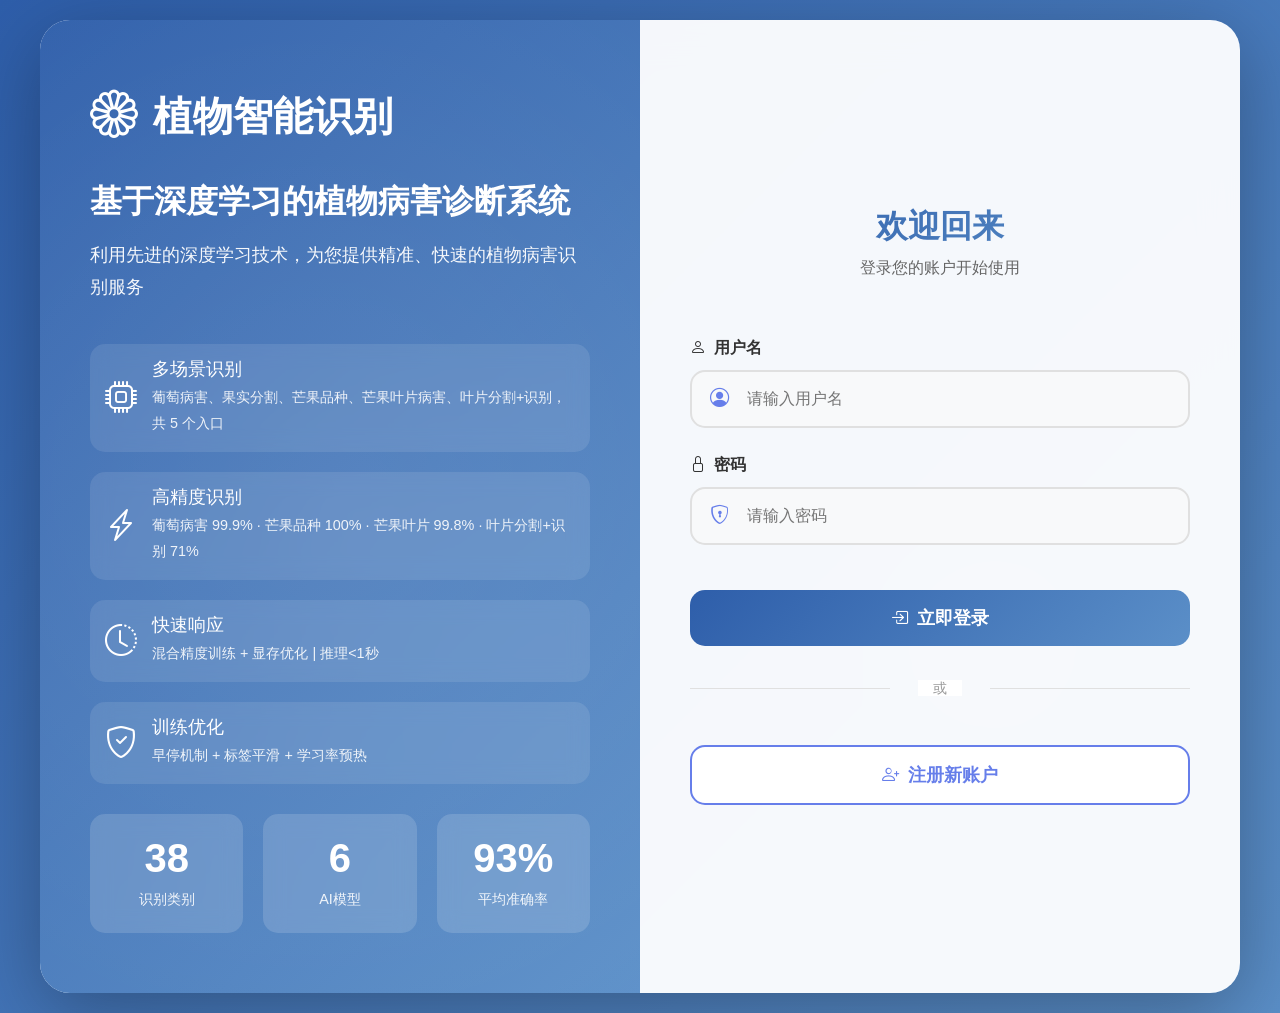
<file: templates/index.html>
<!DOCTYPE html>
<html lang="zh-CN">
<head>
    <meta charset="UTF-8">
    <meta name="viewport" content="width=device-width, initial-scale=1.0">
    <title>植物智能识别系统 - 登录</title>
    <link href="/static/vendor/bootstrap/bootstrap.min.css" rel="stylesheet">
    <link rel="stylesheet" href="/static/vendor/bootstrap-icons/bootstrap-icons.css">
    <link rel="stylesheet" href="/static/css/plant-ui.css">
    <style>
        :root {
            --primary-gradient: linear-gradient(135deg, #2E5EAA 0%, #5B8FC8 100%);
            --success-gradient: linear-gradient(135deg, #4A90E2 0%, #357ABD 100%);
            --danger-gradient: linear-gradient(135deg, #667eea 0%, #764ba2 100%);
            --warning-gradient: linear-gradient(135deg, #89CFF0 0%, #5DADE2 100%);
        }

        * {
            margin: 0;
            padding: 0;
            box-sizing: border-box;
        }

        body {
            font-family: 'Segoe UI', Tahoma, Geneva, Verdana, sans-serif;
            min-height: 100vh;
            background: var(--primary-gradient);
            display: flex;
            align-items: center;
            justify-content: center;
            position: relative;
            overflow-x: hidden;
        }

        /* 动态背景 */
        .bg-animation {
            position: fixed;
            top: 0;
            left: 0;
            width: 100%;
            height: 100%;
            z-index: 0;
            overflow: hidden;
        }

        .floating-shape {
            position: absolute;
            border-radius: 50%;
            opacity: 0.1;
            animation: float 20s infinite ease-in-out;
        }

        .shape-1 {
            width: 300px;
            height: 300px;
            background: #fff;
            top: 10%;
            left: 10%;
            animation-delay: 0s;
        }

        .shape-2 {
            width: 200px;
            height: 200px;
            background: #fff;
            top: 60%;
            right: 15%;
            animation-delay: 3s;
        }

        .shape-3 {
            width: 150px;
            height: 150px;
            background: #fff;
            bottom: 20%;
            left: 20%;
            animation-delay: 6s;
        }

        @keyframes float {
            0%, 100% { transform: translate(0, 0) scale(1); }
            25% { transform: translate(30px, -30px) scale(1.1); }
            50% { transform: translate(-20px, 20px) scale(0.9); }
            75% { transform: translate(20px, 30px) scale(1.05); }
        }

        /* 主容器 */
        .login-container {
            position: relative;
            z-index: 1;
            width: 100%;
            max-width: 1200px;
            margin: 20px;
        }

        /* 卡片 */
        .login-card {
            background: rgba(255, 255, 255, 0.95);
            backdrop-filter: blur(20px);
            border-radius: 30px;
            box-shadow: 0 20px 80px rgba(0, 0, 0, 0.3);
            overflow: hidden;
            display: flex;
            min-height: 600px;
        }

        /* 左侧信息栏 */
        .info-section {
            flex: 1;
            background: var(--primary-gradient);
            color: white;
            padding: 60px 50px;
            display: flex;
            flex-direction: column;
            justify-content: center;
            position: relative;
            overflow: hidden;
        }

        .info-section::before {
            content: '';
            position: absolute;
            top: -50%;
            right: -50%;
            width: 200%;
            height: 200%;
            background: radial-gradient(circle, rgba(255,255,255,0.1) 0%, transparent 70%);
            animation: rotate 30s linear infinite;
        }

        @keyframes rotate {
            from { transform: rotate(0deg); }
            to { transform: rotate(360deg); }
        }

        .info-content {
            position: relative;
            z-index: 1;
        }

        .logo {
            font-size: 2.5rem;
            font-weight: bold;
            margin-bottom: 30px;
            display: flex;
            align-items: center;
            gap: 15px;
        }

        .logo i {
            font-size: 3rem;
            animation: pulse 2s infinite;
        }

        @keyframes pulse {
            0%, 100% { transform: scale(1); }
            50% { transform: scale(1.1); }
        }

        .info-section h2 {
            font-size: 2rem;
            margin-bottom: 20px;
            font-weight: 600;
        }

        .info-section p {
            font-size: 1.1rem;
            line-height: 1.8;
            opacity: 0.95;
        }

        .features {
            margin-top: 40px;
        }

        .feature-item {
            display: flex;
            align-items: center;
            gap: 15px;
            margin-bottom: 20px;
            padding: 15px;
            background: rgba(255, 255, 255, 0.1);
            border-radius: 15px;
            backdrop-filter: blur(10px);
            transition: all 0.3s;
        }

        .feature-item:hover {
            background: rgba(255, 255, 255, 0.2);
            transform: translateX(10px);
        }

        .feature-item i {
            font-size: 2rem;
        }

        .feature-text h4 {
            font-size: 1.1rem;
            margin-bottom: 5px;
        }

        .feature-text p {
            font-size: 0.9rem;
            opacity: 0.9;
            margin: 0;
        }

        /* 右侧登录表单 */
        .form-section {
            flex: 1;
            padding: 60px 50px;
            display: flex;
            flex-direction: column;
            justify-content: center;
        }

        .form-title {
            text-align: center;
            margin-bottom: 40px;
        }

        .form-title h3 {
            font-size: 2rem;
            font-weight: bold;
            background: var(--primary-gradient);
            -webkit-background-clip: text;
            -webkit-text-fill-color: transparent;
            margin-bottom: 10px;
        }

        .form-title p {
            color: #666;
            font-size: 1rem;
        }

        .form-group {
            margin-bottom: 25px;
        }

        .form-label {
            font-weight: 600;
            color: #333;
            margin-bottom: 10px;
            display: flex;
            align-items: center;
            gap: 8px;
        }

        .input-group-custom {
            position: relative;
        }

        .input-group-custom i {
            position: absolute;
            left: 20px;
            top: 50%;
            transform: translateY(-50%);
            color: #667eea;
            font-size: 1.2rem;
            z-index: 2;
        }

        .form-control-custom {
            width: 100%;
            padding: 15px 20px 15px 55px;
            border: 2px solid #e0e0e0;
            border-radius: 15px;
            font-size: 1rem;
            transition: all 0.3s;
            background: #f8f9fa;
        }

        .form-control-custom:focus {
            outline: none;
            border-color: #667eea;
            background: white;
            box-shadow: 0 0 0 4px rgba(102, 126, 234, 0.1);
        }

        .btn-primary-custom {
            width: 100%;
            padding: 15px;
            background: var(--primary-gradient);
            border: none;
            border-radius: 15px;
            color: white;
            font-size: 1.1rem;
            font-weight: 600;
            cursor: pointer;
            transition: all 0.3s;
            margin-top: 20px;
        }

        .btn-primary-custom:hover {
            transform: translateY(-3px);
            box-shadow: 0 10px 30px rgba(102, 126, 234, 0.4);
        }

        .btn-primary-custom:active {
            transform: translateY(-1px);
        }

        .btn-outline-custom {
            width: 100%;
            padding: 15px;
            background: white;
            border: 2px solid #667eea;
            border-radius: 15px;
            color: #667eea;
            font-size: 1.1rem;
            font-weight: 600;
            cursor: pointer;
            transition: all 0.3s;
            margin-top: 15px;
        }

        .btn-outline-custom:hover {
            background: var(--primary-gradient);
            color: white;
            border-color: transparent;
        }

        .divider {
            text-align: center;
            margin: 30px 0;
            position: relative;
        }

        .divider::before,
        .divider::after {
            content: '';
            position: absolute;
            top: 50%;
            width: 40%;
            height: 1px;
            background: #e0e0e0;
        }

        .divider::before { left: 0; }
        .divider::after { right: 0; }

        .divider span {
            background: white;
            padding: 0 15px;
            color: #999;
            font-size: 0.9rem;
        }

        /* 统计卡片 */
        .stats-row {
            display: flex;
            gap: 20px;
            margin-top: 30px;
        }

        .stat-card {
            flex: 1;
            background: rgba(255, 255, 255, 0.15);
            backdrop-filter: blur(10px);
            padding: 20px;
            border-radius: 15px;
            text-align: center;
            transition: all 0.3s;
        }

        .stat-card:hover {
            background: rgba(255, 255, 255, 0.25);
            transform: translateY(-5px);
        }

        .stat-card h3 {
            font-size: 2.5rem;
            font-weight: bold;
            margin-bottom: 5px;
        }

        .stat-card p {
            font-size: 0.9rem;
            opacity: 0.9;
            margin: 0;
        }

        /* 响应式 */
        @media (max-width: 992px) {
            .login-card {
                flex-direction: column;
            }

            .info-section,
            .form-section {
                padding: 40px 30px;
            }

            .stats-row {
                flex-wrap: wrap;
            }

            .stat-card {
                flex: 0 0 calc(50% - 10px);
            }
        }

        @media (max-width: 576px) {
            .login-container {
                margin: 10px;
            }

            .info-section,
            .form-section {
                padding: 30px 20px;
            }

            .logo {
                font-size: 2rem;
            }

            .info-section h2 {
                font-size: 1.5rem;
            }

            .stat-card {
                flex: 0 0 100%;
            }
        }

        /* 加载动画 */
        .loading {
            display: none;
            text-align: center;
            margin-top: 20px;
        }

        .spinner {
            width: 40px;
            height: 40px;
            border: 4px solid rgba(102, 126, 234, 0.2);
            border-top-color: #667eea;
            border-radius: 50%;
            animation: spin 1s linear infinite;
            margin: 0 auto;
        }

        @keyframes spin {
            to { transform: rotate(360deg); }
        }

        /* 提示消息 */
        .alert-custom {
            padding: 15px 20px;
            border-radius: 10px;
            margin-bottom: 20px;
            display: none;
            animation: slideIn 0.3s;
        }

        @keyframes slideIn {
            from {
                opacity: 0;
                transform: translateY(-20px);
            }
            to {
                opacity: 1;
                transform: translateY(0);
            }
        }

        .alert-success {
            background: #d4edda;
            color: #155724;
            border: 1px solid #c3e6cb;
        }

        .alert-danger {
            background: #f8d7da;
            color: #721c24;
            border: 1px solid #f5c6cb;
        }
    </style>
</head>
<body>
    <!-- 动态背景 -->
    <div class="bg-animation">
        <div class="floating-shape shape-1"></div>
        <div class="floating-shape shape-2"></div>
        <div class="floating-shape shape-3"></div>
    </div>

    <!-- 主容器 -->
    <div class="login-container">
        <div class="login-card">
            <!-- 左侧信息栏 -->
            <div class="info-section">
                <div class="info-content">
                    <div class="logo">
                        <i class="bi bi-flower1"></i>
                        <span>植物智能识别</span>
                    </div>

                    <h2>基于深度学习的植物病害诊断系统</h2>
                    <p>利用先进的深度学习技术，为您提供精准、快速的植物病害识别服务</p>

                    <div class="features">
                        <div class="feature-item">
                            <i class="bi bi-cpu"></i>
                            <div class="feature-text">
                                <h4>多场景识别</h4>
                                <p>葡萄病害、果实分割、芒果品种、芒果叶片病害、叶片分割+识别，共 5 个入口</p>
                            </div>
                        </div>
                        <div class="feature-item">
                            <i class="bi bi-lightning-charge"></i>
                            <div class="feature-text">
                                <h4>高精度识别</h4>
                                <p>葡萄病害 99.9% · 芒果品种 100% · 芒果叶片 99.8% · 叶片分割+识别 71%</p>
                            </div>
                        </div>
                        <div class="feature-item">
                            <i class="bi bi-clock-history"></i>
                            <div class="feature-text">
                                <h4>快速响应</h4>
                                <p>混合精度训练 + 显存优化 | 推理<1秒</p>
                            </div>
                        </div>
                        <div class="feature-item">
                            <i class="bi bi-shield-check"></i>
                            <div class="feature-text">
                                <h4>训练优化</h4>
                                <p>早停机制 + 标签平滑 + 学习率预热</p>
                            </div>
                        </div>
                    </div>

                    <div class="stats-row">
                        <div class="stat-card">
                            <h3>38</h3>
                            <p>识别类别</p>
                        </div>
                        <div class="stat-card">
                            <h3>6</h3>
                            <p>AI模型</p>
                        </div>
                        <div class="stat-card">
                            <h3>93%</h3>
                            <p>平均准确率</p>
                        </div>
                    </div>
                </div>
            </div>

            <!-- 右侧登录表单 -->
            <div class="form-section">
                <div class="form-title">
                    <h3>欢迎回来</h3>
                    <p>登录您的账户开始使用</p>
                </div>

                <!-- 提示消息 -->
                <div id="alert-success" class="alert-custom alert-success">
                    <i class="bi bi-check-circle me-2"></i><span id="success-msg"></span>
                </div>
                <div id="alert-error" class="alert-custom alert-danger">
                    <i class="bi bi-exclamation-triangle me-2"></i><span id="error-msg"></span>
                </div>

                <!-- 登录表单 -->
                <form id="loginForm">
                    <div class="form-group">
                        <label class="form-label">
                            <i class="bi bi-person"></i> 用户名
                        </label>
                        <div class="input-group-custom">
                            <i class="bi bi-person-circle"></i>
                            <input type="text" id="username" class="form-control-custom"
                                   placeholder="请输入用户名" required>
                        </div>
                    </div>

                    <div class="form-group">
                        <label class="form-label">
                            <i class="bi bi-lock"></i> 密码
                        </label>
                        <div class="input-group-custom">
                            <i class="bi bi-shield-lock"></i>
                            <input type="password" id="password" class="form-control-custom"
                                   placeholder="请输入密码" required>
                        </div>
                    </div>

                    <button type="submit" class="btn-primary-custom">
                        <i class="bi bi-box-arrow-in-right me-2"></i>立即登录
                    </button>
                </form>

                <div class="divider">
                    <span>或</span>
                </div>

                <button type="button" class="btn-outline-custom" id="registerBtn">
                    <i class="bi bi-person-plus me-2"></i>注册新账户
                </button>

                <!-- 加载动画 -->
                <div class="loading" id="loading">
                    <div class="spinner"></div>
                    <p style="margin-top: 15px; color: #667eea;">正在处理...</p>
                </div>
            </div>
        </div>
    </div>

    <script src="/static/vendor/jquery/jquery.min.js"></script>
    <script>
        // 显示提示消息
        function showAlert(type, message) {
            const alertId = type === 'success' ? '#alert-success' : '#alert-error';
            const msgId = type === 'success' ? '#success-msg' : '#error-msg';

            $(msgId).text(message);
            $(alertId).fadeIn();

            setTimeout(() => {
                $(alertId).fadeOut();
            }, 3000);
        }

        // 显示/隐藏加载动画
        function toggleLoading(show) {
            if (show) {
                $('#loading').show();
                $('.btn-primary-custom, .btn-outline-custom').prop('disabled', true);
            } else {
                $('#loading').hide();
                $('.btn-primary-custom, .btn-outline-custom').prop('disabled', false);
            }
        }

        // 登录表单提交
        $('#loginForm').on('submit', function(e) {
            e.preventDefault();

            const username = $('#username').val().trim();
            const password = $('#password').val().trim();

            if (!username || !password) {
                showAlert('error', '请填写完整信息');
                return;
            }

            toggleLoading(true);

            $.ajax({
                url: '/login',
                type: 'POST',
                contentType: 'application/json',
                data: JSON.stringify({ username, password }),
                success: function(response) {
                    toggleLoading(false);
                    if (response.success) {
                        showAlert('success', '登录成功！正在跳转...');
                        setTimeout(() => {
                            window.location.href = '/dashboard';
                        }, 1000);
                    } else {
                        showAlert('error', response.error || '登录失败，请检查用户名和密码');
                    }
                },
                error: function(xhr) {
                    toggleLoading(false);
                    const error = xhr.responseJSON?.error || '网络错误，请稍后重试';
                    showAlert('error', error);
                }
            });
        });

        // 注册按钮
        $('#registerBtn').on('click', function() {
            window.location.href = '/register';
        });

        // 回车登录
        $('#password').on('keypress', function(e) {
            if (e.which === 13) {
                $('#loginForm').submit();
            }
        });

        // 输入框聚焦效果
        $('.form-control-custom').on('focus', function() {
            $(this).parent().find('i').css('color', '#667eea');
        }).on('blur', function() {
            $(this).parent().find('i').css('color', '#999');
        });
    </script>
</body>
</html>
</file>
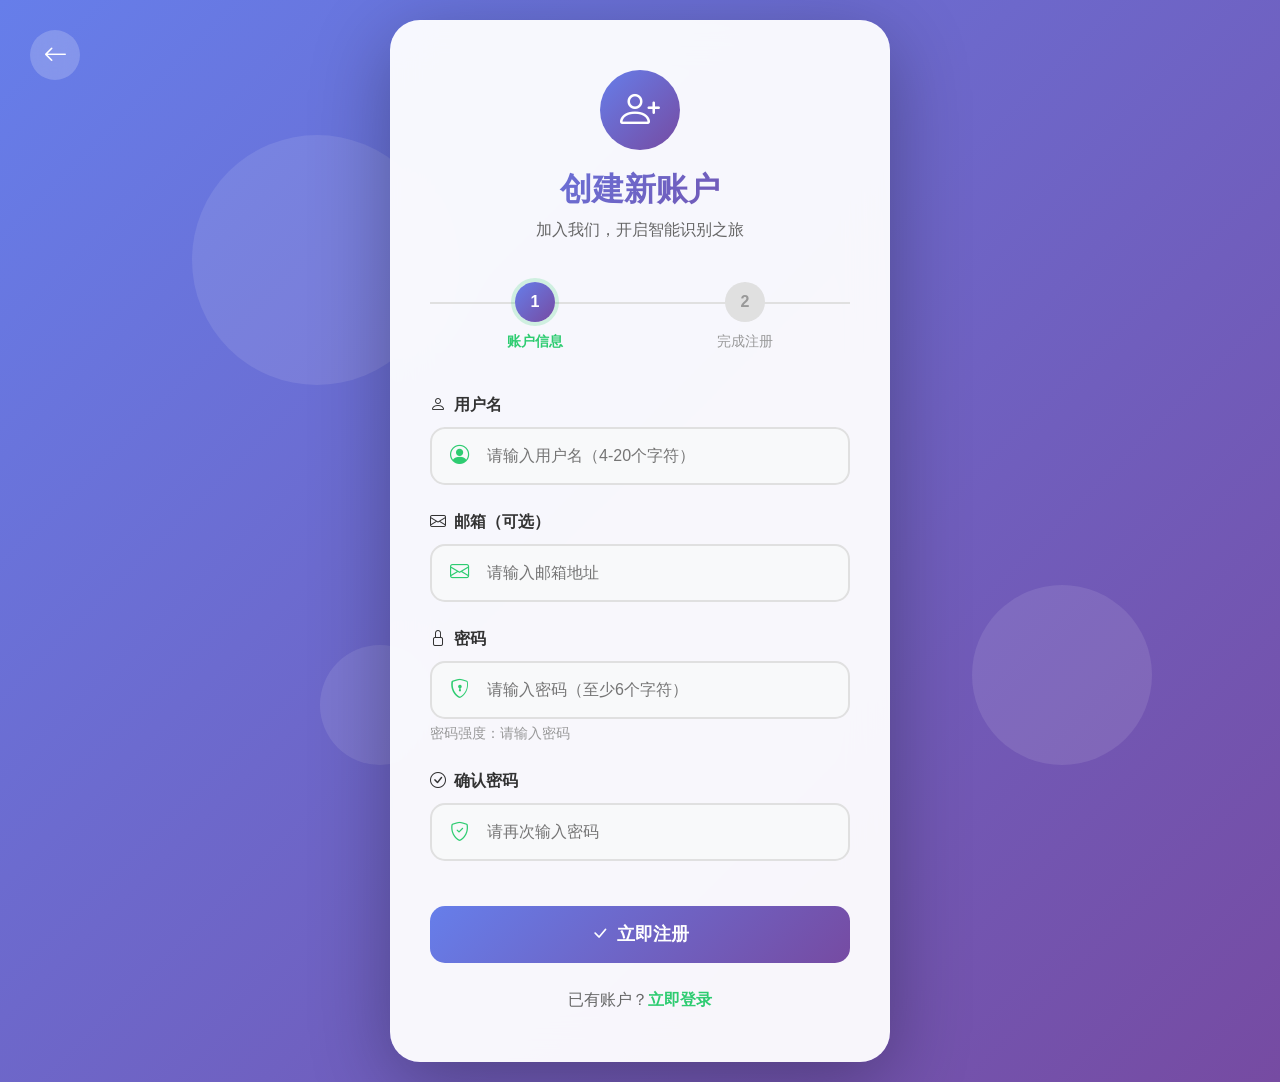
<file: templates/register.html>
<!DOCTYPE html>
<html lang="zh-CN">
<head>
    <meta charset="UTF-8">
    <meta name="viewport" content="width=device-width, initial-scale=1.0">
    <title>注册账户 - 植物智能识别系统</title>
    <link href="/static/vendor/bootstrap/bootstrap.min.css" rel="stylesheet">
    <link rel="stylesheet" href="/static/vendor/bootstrap-icons/bootstrap-icons.css">
    <link rel="stylesheet" href="/static/css/plant-ui.css">
    <style>
        :root {
            --primary-gradient: linear-gradient(135deg, #667eea 0%, #764ba2 100%);
        }

        * {
            margin: 0;
            padding: 0;
            box-sizing: border-box;
        }

        body {
            font-family: 'Segoe UI', Tahoma, Geneva, Verdana, sans-serif;
            min-height: 100vh;
            background: linear-gradient(135deg, #667eea 0%, #764ba2 100%);
            display: flex;
            align-items: center;
            justify-content: center;
            position: relative;
            overflow-x: hidden;
        }

        /* 动态背景 */
        .bg-animation {
            position: fixed;
            top: 0;
            left: 0;
            width: 100%;
            height: 100%;
            z-index: 0;
            overflow: hidden;
        }

        .floating-shape {
            position: absolute;
            border-radius: 50%;
            opacity: 0.1;
            animation: float 20s infinite ease-in-out;
        }

        .shape-1 {
            width: 250px;
            height: 250px;
            background: #fff;
            top: 15%;
            left: 15%;
            animation-delay: 0s;
        }

        .shape-2 {
            width: 180px;
            height: 180px;
            background: #fff;
            top: 65%;
            right: 10%;
            animation-delay: 4s;
        }

        .shape-3 {
            width: 120px;
            height: 120px;
            background: #fff;
            bottom: 15%;
            left: 25%;
            animation-delay: 8s;
        }

        @keyframes float {
            0%, 100% { transform: translate(0, 0) scale(1); }
            25% { transform: translate(30px, -30px) scale(1.1); }
            50% { transform: translate(-20px, 20px) scale(0.9); }
            75% { transform: translate(20px, 30px) scale(1.05); }
        }

        /* 主容器 */
        .register-container {
            position: relative;
            z-index: 1;
            width: 100%;
            max-width: 500px;
            margin: 20px;
        }

        /* 卡片 */
        .register-card {
            background: rgba(255, 255, 255, 0.95);
            backdrop-filter: blur(20px);
            border-radius: 30px;
            box-shadow: 0 20px 80px rgba(0, 0, 0, 0.3);
            overflow: hidden;
            padding: 50px 40px;
        }

        /* 返回按钮 */
        .back-btn {
            position: absolute;
            top: 30px;
            left: 30px;
            background: rgba(255, 255, 255, 0.2);
            backdrop-filter: blur(10px);
            border: none;
            color: white;
            width: 50px;
            height: 50px;
            border-radius: 50%;
            display: flex;
            align-items: center;
            justify-content: center;
            font-size: 1.5rem;
            cursor: pointer;
            transition: all 0.3s;
            z-index: 10;
        }

        .back-btn:hover {
            background: rgba(255, 255, 255, 0.3);
            transform: translateX(-5px);
        }

        /* 头部 */
        .register-header {
            text-align: center;
            margin-bottom: 40px;
        }

        .logo-icon {
            width: 80px;
            height: 80px;
            background: var(--primary-gradient);
            border-radius: 50%;
            display: flex;
            align-items: center;
            justify-content: center;
            margin: 0 auto 20px;
            animation: pulse 2s infinite;
        }

        .logo-icon i {
            font-size: 2.5rem;
            color: white;
        }

        @keyframes pulse {
            0%, 100% { transform: scale(1); box-shadow: 0 0 0 0 rgba(46, 204, 113, 0.7); }
            50% { transform: scale(1.05); box-shadow: 0 0 0 15px rgba(46, 204, 113, 0); }
        }

        .register-header h2 {
            font-size: 2rem;
            font-weight: bold;
            background: var(--primary-gradient);
            -webkit-background-clip: text;
            -webkit-text-fill-color: transparent;
            margin-bottom: 10px;
        }

        .register-header p {
            color: #666;
            font-size: 1rem;
        }

        /* 表单 */
        .form-group {
            margin-bottom: 25px;
        }

        .form-label {
            font-weight: 600;
            color: #333;
            margin-bottom: 10px;
            display: flex;
            align-items: center;
            gap: 8px;
        }

        .input-group-custom {
            position: relative;
        }

        .input-group-custom i {
            position: absolute;
            left: 20px;
            top: 50%;
            transform: translateY(-50%);
            color: #2ecc71;
            font-size: 1.2rem;
            z-index: 2;
        }

        .form-control-custom {
            width: 100%;
            padding: 15px 20px 15px 55px;
            border: 2px solid #e0e0e0;
            border-radius: 15px;
            font-size: 1rem;
            transition: all 0.3s;
            background: #f8f9fa;
        }

        .form-control-custom:focus {
            outline: none;
            border-color: #2ecc71;
            background: white;
            box-shadow: 0 0 0 4px rgba(46, 204, 113, 0.1);
        }

        /* 密码强度指示器 */
        .password-strength {
            height: 4px;
            background: #e0e0e0;
            border-radius: 2px;
            margin-top: 10px;
            overflow: hidden;
            display: none;
        }

        .password-strength-bar {
            height: 100%;
            width: 0;
            transition: all 0.3s;
        }

        .strength-weak { background: #e74c3c; width: 33%; }
        .strength-medium { background: #f39c12; width: 66%; }
        .strength-strong { background: #2ecc71; width: 100%; }

        .password-hint {
            font-size: 0.85rem;
            color: #999;
            margin-top: 5px;
        }

        /* 按钮 */
        .btn-register {
            width: 100%;
            padding: 15px;
            background: var(--primary-gradient);
            border: none;
            border-radius: 15px;
            color: white;
            font-size: 1.1rem;
            font-weight: 600;
            cursor: pointer;
            transition: all 0.3s;
            margin-top: 20px;
        }

        .btn-register:hover {
            transform: translateY(-3px);
            box-shadow: 0 10px 30px rgba(46, 204, 113, 0.4);
        }

        .btn-register:active {
            transform: translateY(-1px);
        }

        .btn-register:disabled {
            opacity: 0.6;
            cursor: not-allowed;
            transform: none;
        }

        /* 链接 */
        .login-link {
            text-align: center;
            margin-top: 25px;
            color: #666;
        }

        .login-link a {
            color: #2ecc71;
            text-decoration: none;
            font-weight: 600;
            transition: all 0.3s;
        }

        .login-link a:hover {
            color: #27ae60;
            text-decoration: underline;
        }

        /* 提示消息 */
        .alert-custom {
            padding: 15px 20px;
            border-radius: 10px;
            margin-bottom: 20px;
            display: none;
            animation: slideIn 0.3s;
        }

        @keyframes slideIn {
            from {
                opacity: 0;
                transform: translateY(-20px);
            }
            to {
                opacity: 1;
                transform: translateY(0);
            }
        }

        .alert-success {
            background: #d4edda;
            color: #155724;
            border: 1px solid #c3e6cb;
        }

        .alert-danger {
            background: #f8d7da;
            color: #721c24;
            border: 1px solid #f5c6cb;
        }

        /* 进度指示器 */
        .progress-steps {
            display: flex;
            justify-content: space-between;
            margin-bottom: 40px;
            position: relative;
        }

        .progress-steps::before {
            content: '';
            position: absolute;
            top: 20px;
            left: 0;
            right: 0;
            height: 2px;
            background: #e0e0e0;
            z-index: 0;
        }

        .step {
            position: relative;
            z-index: 1;
            text-align: center;
            flex: 1;
        }

        .step-circle {
            width: 40px;
            height: 40px;
            background: #e0e0e0;
            border-radius: 50%;
            display: flex;
            align-items: center;
            justify-content: center;
            margin: 0 auto 10px;
            color: #999;
            font-weight: bold;
            transition: all 0.3s;
        }

        .step.active .step-circle {
            background: var(--primary-gradient);
            color: white;
            box-shadow: 0 0 0 4px rgba(46, 204, 113, 0.2);
        }

        .step-label {
            font-size: 0.85rem;
            color: #999;
        }

        .step.active .step-label {
            color: #2ecc71;
            font-weight: 600;
        }

        /* 响应式 */
        @media (max-width: 576px) {
            .register-card {
                padding: 40px 25px;
            }

            .register-header h2 {
                font-size: 1.5rem;
            }

            .back-btn {
                top: 20px;
                left: 20px;
                width: 45px;
                height: 45px;
            }
        }
    </style>
</head>
<body>
    <!-- 动态背景 -->
    <div class="bg-animation">
        <div class="floating-shape shape-1"></div>
        <div class="floating-shape shape-2"></div>
        <div class="floating-shape shape-3"></div>
    </div>

    <!-- 返回按钮 -->
    <button class="back-btn" onclick="window.location.href='/'">
        <i class="bi bi-arrow-left"></i>
    </button>

    <!-- 主容器 -->
    <div class="register-container">
        <div class="register-card">
            <!-- 头部 -->
            <div class="register-header">
                <div class="logo-icon">
                    <i class="bi bi-person-plus"></i>
                </div>
                <h2>创建新账户</h2>
                <p>加入我们，开启智能识别之旅</p>
            </div>

            <!-- 进度指示器 -->
            <div class="progress-steps">
                <div class="step active">
                    <div class="step-circle">1</div>
                    <div class="step-label">账户信息</div>
                </div>
                <div class="step">
                    <div class="step-circle">2</div>
                    <div class="step-label">完成注册</div>
                </div>
            </div>

            <!-- 提示消息 -->
            <div id="alert-success" class="alert-custom alert-success">
                <i class="bi bi-check-circle me-2"></i><span id="success-msg"></span>
            </div>
            <div id="alert-error" class="alert-custom alert-danger">
                <i class="bi bi-exclamation-triangle me-2"></i><span id="error-msg"></span>
            </div>

            <!-- 注册表单 -->
            <form id="registerForm">
                <div class="form-group">
                    <label class="form-label">
                        <i class="bi bi-person"></i> 用户名
                    </label>
                    <div class="input-group-custom">
                        <i class="bi bi-person-circle"></i>
                        <input type="text" id="username" class="form-control-custom"
                               placeholder="请输入用户名（4-20个字符）" required minlength="4" maxlength="20">
                    </div>
                </div>

                <div class="form-group">
                    <label class="form-label">
                        <i class="bi bi-envelope"></i> 邮箱（可选）
                    </label>
                    <div class="input-group-custom">
                        <i class="bi bi-envelope"></i>
                        <input type="email" id="email" class="form-control-custom"
                               placeholder="请输入邮箱地址">
                    </div>
                </div>

                <div class="form-group">
                    <label class="form-label">
                        <i class="bi bi-lock"></i> 密码
                    </label>
                    <div class="input-group-custom">
                        <i class="bi bi-shield-lock"></i>
                        <input type="password" id="password" class="form-control-custom"
                               placeholder="请输入密码（至少6个字符）" required minlength="6">
                    </div>
                    <div class="password-strength" id="passwordStrength">
                        <div class="password-strength-bar" id="strengthBar"></div>
                    </div>
                    <div class="password-hint">密码强度：<span id="strengthText">请输入密码</span></div>
                </div>

                <div class="form-group">
                    <label class="form-label">
                        <i class="bi bi-check-circle"></i> 确认密码
                    </label>
                    <div class="input-group-custom">
                        <i class="bi bi-shield-check"></i>
                        <input type="password" id="confirmPassword" class="form-control-custom"
                               placeholder="请再次输入密码" required>
                    </div>
                </div>

                <button type="submit" class="btn-register" id="registerBtn">
                    <i class="bi bi-check-lg me-2"></i>立即注册
                </button>
            </form>

            <div class="login-link">
                已有账户？<a href="/">立即登录</a>
            </div>
        </div>
    </div>

    <script src="/static/vendor/jquery/jquery.min.js"></script>
    <script>
        // 显示提示消息
        function showAlert(type, message) {
            const alertId = type === 'success' ? '#alert-success' : '#alert-error';
            const msgId = type === 'success' ? '#success-msg' : '#error-msg';

            $(msgId).text(message);
            $(alertId).fadeIn();

            setTimeout(() => {
                $(alertId).fadeOut();
            }, 4000);
        }

        // 更新进度步骤
        function updateStep(step) {
            $('.step').removeClass('active');
            $(`.step:nth-child(${step})`).addClass('active');
        }

        // 密码强度检测
        $('#password').on('input', function() {
            const password = $(this).val();
            const strength = $('#passwordStrength');
            const bar = $('#strengthBar');
            const text = $('#strengthText');

            if (password.length === 0) {
                strength.hide();
                text.text('请输入密码');
                return;
            }

            strength.show();
            bar.removeClass('strength-weak strength-medium strength-strong');

            let score = 0;
            if (password.length >= 6) score++;
            if (password.length >= 10) score++;
            if (/[a-z]/.test(password) && /[A-Z]/.test(password)) score++;
            if (/\d/.test(password)) score++;
            if (/[^a-zA-Z0-9]/.test(password)) score++;

            if (score <= 2) {
                bar.addClass('strength-weak');
                text.text('弱').css('color', '#e74c3c');
            } else if (score <= 4) {
                bar.addClass('strength-medium');
                text.text('中等').css('color', '#f39c12');
            } else {
                bar.addClass('strength-strong');
                text.text('强').css('color', '#2ecc71');
            }
        });

        // 注册表单提交
        $('#registerForm').on('submit', function(e) {
            e.preventDefault();

            const username = $('#username').val().trim();
            const email = $('#email').val().trim();
            const password = $('#password').val();
            const confirmPassword = $('#confirmPassword').val();

            // 验证
            if (username.length < 4) {
                showAlert('error', '用户名至少需要4个字符');
                return;
            }

            if (password.length < 6) {
                showAlert('error', '密码至少需要6个字符');
                return;
            }

            if (password !== confirmPassword) {
                showAlert('error', '两次输入的密码不一致');
                return;
            }

            // 禁用按钮
            $('#registerBtn').prop('disabled', true).html('<i class="bi bi-hourglass-split me-2"></i>注册中...');
            updateStep(2);

            $.ajax({
                url: '/register',
                type: 'POST',
                contentType: 'application/json',
                data: JSON.stringify({ username, password, email }),
                success: function(response) {
                    if (response.success) {
                        showAlert('success', '注册成功！正在跳转到登录页面...');
                        setTimeout(() => {
                            window.location.href = '/';
                        }, 2000);
                    } else {
                        $('#registerBtn').prop('disabled', false).html('<i class="bi bi-check-lg me-2"></i>立即注册');
                        updateStep(1);
                        showAlert('error', response.error || '注册失败，请重试');
                    }
                },
                error: function(xhr) {
                    $('#registerBtn').prop('disabled', false).html('<i class="bi bi-check-lg me-2"></i>立即注册');
                    updateStep(1);
                    const error = xhr.responseJSON?.error || '网络错误，请稍后重试';
                    showAlert('error', error);
                }
            });
        });

        // 输入框聚焦效果
        $('.form-control-custom').on('focus', function() {
            $(this).parent().find('i').css('color', '#2ecc71');
        }).on('blur', function() {
            $(this).parent().find('i').css('color', '#999');
        });
    </script>
</body>
</html>
</file>
<file: static/css/plant-ui.css>
/* ============================================================
   植物智能识别系统 · 统一动效与交互样式
   仅补充/增强现有页面样式，不覆盖业务布局
   ============================================================ */

:root {
    --plant-primary: #667eea;
    --plant-secondary: #764ba2;
    --plant-success: #11998e;
    --plant-danger: #f5576c;
    --plant-ink: #2c3e50;
    --plant-muted: #6b7280;
    --plant-radius: 18px;
    --plant-shadow: 0 12px 32px rgba(31, 41, 55, 0.12);
}

/* -------------------- 通用进入动画 -------------------- */
@keyframes plant-rise {
    from { opacity: 0; transform: translate3d(0, 18px, 0) scale(0.985); }
    to   { opacity: 1; transform: translate3d(0, 0, 0) scale(1); }
}

@keyframes plant-fade {
    from { opacity: 0; }
    to   { opacity: 1; }
}

@keyframes plant-pop {
    0%   { opacity: 0; transform: scale(0.86); }
    60%  { opacity: 1; transform: scale(1.03); }
    100% { opacity: 1; transform: scale(1); }
}

@keyframes plant-sweep {
    from { transform: translateX(-120%) skewX(-18deg); }
    to   { transform: translateX(240%) skewX(-18deg); }
}

@keyframes plant-spin {
    to { transform: rotate(360deg); }
}

@keyframes plant-pulse-ring {
    0%   { box-shadow: 0 0 0 0 rgba(102, 126, 234, 0.35); }
    70%  { box-shadow: 0 0 0 12px rgba(102, 126, 234, 0); }
    100% { box-shadow: 0 0 0 0 rgba(102, 126, 234, 0); }
}

.plant-enter {
    animation: plant-rise 0.55s cubic-bezier(0.22, 0.68, 0.36, 1) both;
    animation-delay: var(--plant-delay, 0ms);
}

.plant-fade-in {
    animation: plant-fade 0.45s ease both;
}

/* 图片淡入，避免结果图“闪现” */
.plant-img-in {
    animation: plant-img-in 0.55s ease both;
}
@keyframes plant-img-in {
    from { opacity: 0; transform: scale(0.985); filter: saturate(0.7); }
    to   { opacity: 1; transform: scale(1); filter: saturate(1); }
}

/* -------------------- 粒子背景增强 -------------------- */
@keyframes plant-particle-float {
    0% {
        transform: translate3d(0, 0, 0) scale(0.5);
        opacity: 0;
    }
    8% {
        opacity: var(--p-opacity, 0.5);
    }
    88% {
        opacity: var(--p-opacity, 0.5);
    }
    100% {
        transform: translate3d(var(--p-drift, 40px), -112vh, 0) scale(1.05);
        opacity: 0;
    }
}

.particles .particle {
    will-change: transform, opacity;
    box-shadow: 0 0 8px rgba(255, 255, 255, 0.55);
}

/* -------------------- 按钮：扫光 + 加载态 -------------------- */
.btn-submit,
.btn-browse,
.btn-model,
.btn-primary-custom {
    position: relative;
    overflow: hidden;
    isolation: isolate;
}

.btn-submit::after,
.btn-primary-custom::after {
    content: "";
    position: absolute;
    top: -20%;
    left: 0;
    width: 35%;
    height: 140%;
    background: linear-gradient(90deg, transparent, rgba(255, 255, 255, 0.42), transparent);
    transform: translateX(-120%) skewX(-18deg);
    pointer-events: none;
}

.btn-submit:hover::after,
.btn-primary-custom:hover::after {
    animation: plant-sweep 0.85s ease;
}

.btn-submit:disabled,
.btn-browse:disabled {
    opacity: 0.75;
    cursor: not-allowed;
    transform: none !important;
}

.btn-submit.is-loading {
    pointer-events: none;
}

.plant-spinner {
    display: inline-block;
    width: 1em;
    height: 1em;
    margin-right: 0.5em;
    border: 2px solid rgba(255, 255, 255, 0.45);
    border-top-color: #ffffff;
    border-radius: 50%;
    animation: plant-spin 0.7s linear infinite;
    vertical-align: -0.12em;
}

/* -------------------- 上传区拖拽态 -------------------- */
.upload-card {
    transition: box-shadow 0.3s ease, transform 0.3s ease, border-color 0.3s ease;
}

.upload-card.dragover {
    transform: translateY(-3px) scale(1.005);
    box-shadow: 0 18px 44px rgba(102, 126, 234, 0.28);
    border: 2px dashed rgba(102, 126, 234, 0.65) !important;
}

.upload-card.dragover .upload-label {
    color: var(--plant-primary);
}

.drop-hint {
    margin-top: 0.75rem;
    color: var(--plant-muted);
    font-size: 0.88rem;
    display: flex;
    align-items: center;
    gap: 0.4rem;
}

.file-selected {
    color: var(--plant-success) !important;
    font-weight: 600;
}

/* -------------------- 模型信息徽章 -------------------- */
.model-badge-row {
    display: flex;
    flex-wrap: wrap;
    gap: 0.45rem;
    margin: 0.35rem 0 1rem 0;
    min-height: 26px;
}

.model-chip {
    display: inline-flex;
    align-items: center;
    gap: 0.35rem;
    padding: 0.28rem 0.7rem;
    border-radius: 999px;
    font-size: 0.78rem;
    font-weight: 600;
    color: #4c5bd4;
    background: rgba(102, 126, 234, 0.1);
    border: 1px solid rgba(102, 126, 234, 0.28);
    white-space: nowrap;
}

.model-chip.is-success {
    color: #0f766e;
    background: rgba(17, 153, 142, 0.1);
    border-color: rgba(17, 153, 142, 0.3);
}

.model-chip i {
    font-size: 0.85rem;
}

/* -------------------- 结果 / 图表容器 -------------------- */
.result-card,
.chart-card {
    transition: box-shadow 0.35s ease, transform 0.35s ease;
}

.result-card:hover {
    box-shadow: 0 18px 46px rgba(31, 41, 55, 0.16);
}

.result-value {
    font-variant-numeric: tabular-nums;
}

.chart-loading {
    display: flex;
    align-items: center;
    justify-content: center;
    gap: 0.6rem;
    height: 100%;
    min-height: 220px;
    color: var(--plant-muted);
    font-size: 0.95rem;
}

/* -------------------- 提示 toast -------------------- */
.plant-toast-host {
    position: fixed;
    top: 84px;
    right: 22px;
    z-index: 3000;
    display: flex;
    flex-direction: column;
    gap: 10px;
    pointer-events: none;
}

.plant-toast {
    display: flex;
    align-items: flex-start;
    gap: 10px;
    min-width: 240px;
    max-width: 380px;
    padding: 12px 16px;
    border-radius: 14px;
    background: rgba(255, 255, 255, 0.97);
    color: var(--plant-ink);
    box-shadow: 0 16px 40px rgba(15, 23, 42, 0.2);
    border-left: 4px solid var(--plant-primary);
    font-size: 0.92rem;
    line-height: 1.45;
    animation: plant-toast-in 0.35s cubic-bezier(0.22, 0.68, 0.36, 1) both;
    pointer-events: auto;
}

.plant-toast.is-success { border-left-color: var(--plant-success); }
.plant-toast.is-error { border-left-color: var(--plant-danger); }
.plant-toast.is-leaving { animation: plant-toast-out 0.3s ease forwards; }

.plant-toast i {
    font-size: 1.05rem;
    margin-top: 1px;
}
.plant-toast.is-success i { color: var(--plant-success); }
.plant-toast.is-error i { color: var(--plant-danger); }

@keyframes plant-toast-in {
    from { opacity: 0; transform: translate3d(24px, -6px, 0); }
    to   { opacity: 1; transform: translate3d(0, 0, 0); }
}
@keyframes plant-toast-out {
    to { opacity: 0; transform: translate3d(24px, -6px, 0); }
}

/* -------------------- 列表 / 卡片微交互 -------------------- */
.record-card {
    animation: plant-rise 0.5s ease both;
    animation-delay: var(--plant-delay, 0ms);
    transition: transform 0.28s ease, box-shadow 0.28s ease;
}

.record-card:hover {
    transform: translateY(-5px);
    box-shadow: 0 16px 36px rgba(15, 23, 42, 0.14);
}

.stat-box h2,
.stat-box h3 {
    font-variant-numeric: tabular-nums;
}

/* -------------------- 导航下拉更顺滑 -------------------- */
.dropdown-menu {
    animation: plant-fade 0.18s ease both;
}

.navbar-brand i {
    transition: transform 0.5s cubic-bezier(0.34, 1.56, 0.64, 1);
}
.navbar-brand:hover i {
    transform: rotate(14deg) scale(1.08);
}

/* -------------------- 无障碍：尊重系统“减少动效” -------------------- */
@media (prefers-reduced-motion: reduce) {
    *,
    *::before,
    *::after {
        animation-duration: 0.001ms !important;
        animation-iteration-count: 1 !important;
        transition-duration: 0.001ms !important;
        scroll-behavior: auto !important;
    }

    .particles {
        display: none !important;
    }
}

/* -------------------- 小屏微调 -------------------- */
@media (max-width: 576px) {
    .plant-toast-host {
        top: 72px;
        right: 12px;
        left: 12px;
    }
    .plant-toast {
        max-width: none;
    }
    .model-chip {
        font-size: 0.72rem;
    }
}

/* -------------------- 预测结果：图片与图表等高布局 -------------------- */
.result-row {
    align-items: stretch;
    --bs-gutter-y: 1.5rem;
}

.result-row > [class*="col-"] {
    display: flex;
}

.result-row .result-card {
    width: 100%;
    padding: 1.5rem 1.6rem;
}

.media-panel {
    display: flex;
    flex-direction: column;
}

.media-panel #upload_test_image {
    width: 100%;
    max-height: 420px;
    object-fit: contain;
    margin: 0 auto;
    background: rgba(248, 250, 252, 0.75);
}

.media-panel #predict_class {
    margin-top: 0.9rem;
}

.chart-panel {
    display: flex;
    flex-direction: column;
    padding: 1.25rem 1.25rem 1rem;
}

.chart-panel #main1 {
    flex: 1 1 auto;
    width: 100%;
    min-height: 380px;
}

@media (max-width: 991.98px) {
    .media-panel #upload_test_image {
        max-height: 320px;
    }

    .chart-panel #main1 {
        min-height: 340px;
    }
}

/* -------------------- 非本模型样本提示 -------------------- */
.ood-banner-host {
    margin: -1rem 0 2rem;
}

.ood-banner {
    border-radius: 20px;
    padding: 1.15rem 1.35rem;
    background: rgba(255, 255, 255, 0.97);
    box-shadow: 0 10px 34px rgba(0, 0, 0, 0.12);
    border-left: 5px solid #c0392b;
    animation: slideUp 0.4s ease-out;
}

.ood-banner.is-warn {
    border-left-color: #e6a23c;
}

.ood-banner-head {
    display: flex;
    align-items: flex-start;
    gap: 10px;
    font-size: 1.02rem;
    font-weight: 700;
    color: #2c3e50;
    line-height: 1.55;
}

.ood-banner.is-reject .ood-banner-head i {
    color: #c0392b;
    font-size: 1.25rem;
    margin-top: 2px;
}

.ood-banner.is-warn .ood-banner-head i {
    color: #e6a23c;
    font-size: 1.25rem;
    margin-top: 2px;
}

.ood-banner-body {
    margin-top: 0.85rem;
    font-size: 0.9rem;
    color: #5b6472;
    line-height: 1.65;
}

.ood-banner-body strong {
    display: block;
    color: #2c3e50;
    font-size: 0.86rem;
    margin-bottom: 0.25rem;
}

.ood-banner-body ul {
    margin: 0;
    padding-left: 1.15rem;
}

.ood-banner-body li {
    margin-bottom: 0.3rem;
}

.ood-banner-close {
    float: right;
    border: none;
    background: transparent;
    color: #8a94a6;
    font-size: 1.4rem;
    line-height: 1;
    padding: 0 4px;
    cursor: pointer;
}

.ood-banner-close:hover {
    color: #2c3e50;
}
</file>
